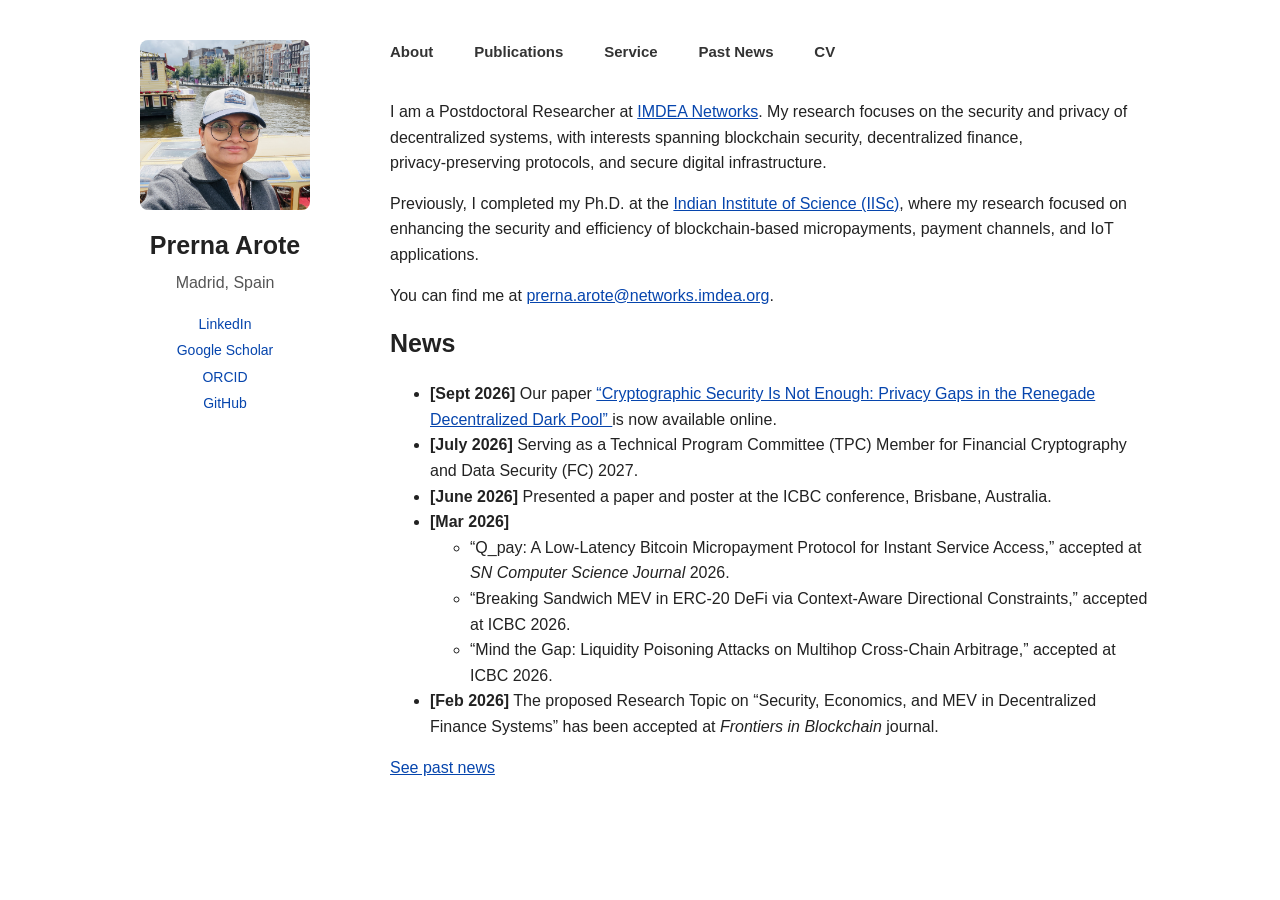
<file: index.html>
<!DOCTYPE html>
<html lang="en">
<head>
    <meta charset="UTF-8">
    <meta name="viewport" content="width=device-width, initial-scale=1.0">
    <title>Prerna Arote</title>
    <link rel="stylesheet" href="style.css">
</head>

<body>

<div class="page-wrapper">

    <aside class="left-column">
         <img src="../prerna.jpg" alt="Prerna Arote" class="profile-photo">

        <h1>Prerna Arote</h1>

        <p class="location">
            Madrid, Spain
        </p>

        <p class="links">
            <a href="https://www.linkedin.com/in/prerna-arote-4a2ab542/"
               target="_blank"
               rel="noopener">
                LinkedIn
            </a>
            <br>

            <a href="https://scholar.google.com/citations?user=kMdCBBwAAAAJ&hl=en"
               target="_blank"
               rel="noopener">
                Google Scholar
            </a>
            <br>

            <a href="https://orcid.org/0000-0002-0391-5893"
               target="_blank"
               rel="noopener">
                ORCID
            </a>
            <br>

            <a href="https://github.com/prernaarote"
               target="_blank"
               rel="noopener">
                GitHub
            </a>
        </p>
    </aside>

    <!-- Right column: nav + about + news + publications + CV -->
    <main class="right-column">

      <nav>
    <a href="/"><strong>About</strong></a>
    &nbsp;&nbsp;&nbsp;
    <a href="/publications/"><strong>Publications</strong></a>
    &nbsp;&nbsp;&nbsp;
    <a href="/service/"><strong>Service</strong></a>
    &nbsp;&nbsp;&nbsp;
    <a href="/news-archive/"><strong>Past News</strong></a>
    &nbsp;&nbsp;&nbsp;
    <a href="/files/CV_prerna_Arote.pdf"><strong>CV</strong></a>
</nav>
        <p>
            I am a Postdoctoral Researcher at
            <a href="https://networks.imdea.org/">IMDEA Networks</a>.
            My research focuses on the security and privacy of decentralized systems, with interests
            spanning blockchain security, decentralized finance, privacy‑preserving protocols,
            and secure digital infrastructure.
        </p>

        <p>
            Previously, I completed my Ph.D. at the
            <a href="https://iisc.ac.in/">Indian Institute of Science (IISc)</a>,
            where my research focused on enhancing the security and efficiency of
            blockchain‑based micropayments, payment channels, and IoT applications.
        </p>

        <p>
            You can find me at
            <a href="mailto:prerna.arote@networks.imdea.org">prerna.arote@networks.imdea.org</a>.
        </p>

        <h2>News</h2>

<ul>
   <li><strong>[Sept 2026]</strong>
    Our paper
    <a href="https://arxiv.org/pdf/2609.27100" target="_blank" rel="noopener">
        “Cryptographic Security Is Not Enough: Privacy Gaps in the Renegade Decentralized Dark Pool”
    </a>
    is now available online.
</li>
  <li>
    <strong>[July 2026]</strong>
    Serving as a Technical Program Committee (TPC) Member for
    Financial Cryptography and Data Security (FC) 2027.
  </li>
  <li>
    <strong>[June 2026]</strong>
    Presented a paper and poster at the ICBC conference, Brisbane, Australia.
  </li>
  <li>
    <strong>[Mar 2026]</strong>
    <ul>
      <li>
        “Q_pay: A Low‑Latency Bitcoin Micropayment Protocol for Instant Service Access,”
        accepted at <em>SN Computer Science Journal</em> 2026.
      </li>
      <li>
        “Breaking Sandwich MEV in ERC‑20 DeFi via Context‑Aware Directional Constraints,”
        accepted at ICBC 2026.
      </li>
      <li>
        “Mind the Gap: Liquidity Poisoning Attacks on Multihop Cross‑Chain Arbitrage,”
        accepted at ICBC 2026.
      </li>
    </ul>
  </li>
  <li>
    <strong>[Feb 2026]</strong>
    The proposed Research Topic on
    “Security, Economics, and MEV in Decentralized Finance Systems”
    has been accepted at <em>Frontiers in Blockchain</em> journal.
  </li>
  
</ul>

<p>
  <a href="/news-archive/">See past news</a>
</p>

    </main>

</div>

</body>
</html>
</file>
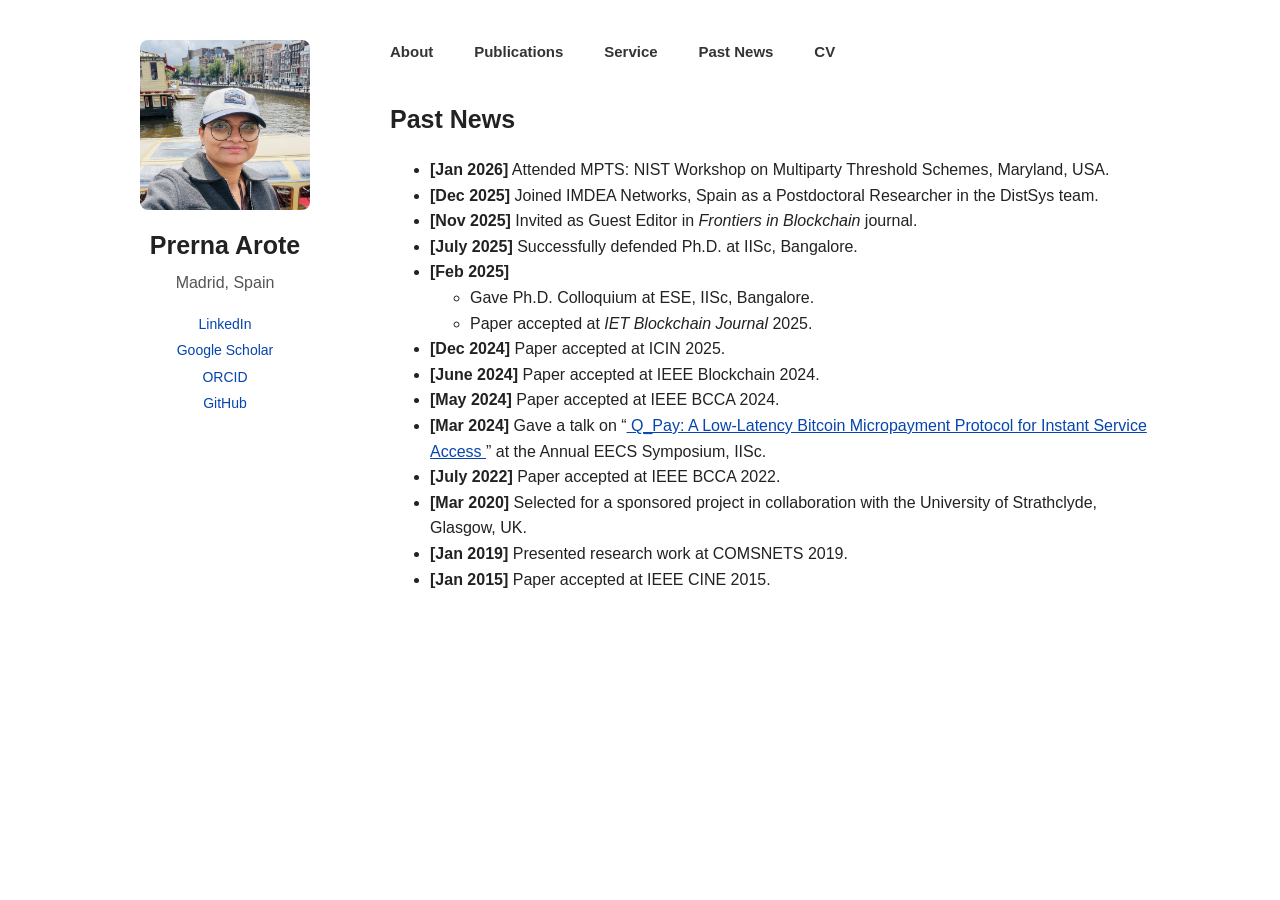
<file: news-archive/index.html>
<!DOCTYPE html>
<html lang="en">
<head>
    <meta charset="UTF-8">
    <meta name="viewport" content="width=device-width, initial-scale=1.0">
    <title>Past News – Prerna Arote</title>
    <link rel="stylesheet" href="../style.css">
</head>

<body>

<div class="page-wrapper">

    <aside class="left-column">
         <img src="../prerna.jpg" alt="Prerna Arote" class="profile-photo">

        <h1>Prerna Arote</h1>

        <p class="location">
            Madrid, Spain
        </p>

        <p class="links">
            <a href="https://www.linkedin.com/in/prerna-arote-4a2ab542/"
               target="_blank"
               rel="noopener">
                LinkedIn
            </a>
            <br>

            <a href="https://scholar.google.com/citations?user=kMdCBBwAAAAJ&hl=en"
               target="_blank"
               rel="noopener">
                Google Scholar
            </a>
            <br>

            <a href="https://orcid.org/0000-0002-0391-5893"
               target="_blank"
               rel="noopener">
                ORCID
            </a>
            <br>

            <a href="https://github.com/prernaarote"
               target="_blank"
               rel="noopener">
                GitHub
            </a>
        </p>
    </aside>

    <main class="right-column">

        <nav>
            <a href="../"><strong>About</strong></a>
               &nbsp;&nbsp;&nbsp;
            <a href="../publications/"><strong>Publications</strong></a>
               &nbsp;&nbsp;&nbsp;
            <a href="../service/"><strong>Service </strong></a>
               &nbsp;&nbsp;&nbsp;
            <a href="../news-archive/"><strong>Past News </strong></a>
               &nbsp;&nbsp;&nbsp;
            <a href="../files/CV_prerna_Arote.pdf"><strong>CV</strong></a>
        </nav>

        <h2>Past News</h2>

        <ul>
            <li>
    <strong>[Jan 2026]</strong>
    Attended MPTS: NIST Workshop on Multiparty Threshold Schemes, Maryland, USA.
  </li>
          <li>
            <strong>[Dec 2025]</strong>
            Joined IMDEA Networks, Spain as a Postdoctoral Researcher in the DistSys team.
          </li>
          <li>
            <strong>[Nov 2025]</strong>
            Invited as Guest Editor in <em>Frontiers in Blockchain</em> journal.
          </li>
          <li>
            <strong>[July 2025]</strong>
            Successfully defended Ph.D. at IISc, Bangalore.
          </li>
          <li>
            <strong>[Feb 2025]</strong>
            <ul>
              <li>Gave Ph.D. Colloquium at ESE, IISc, Bangalore.</li>
              <li>Paper accepted at <em>IET Blockchain Journal</em> 2025.</li>
            </ul>
          </li>
          <li>
            <strong>[Dec 2024]</strong>
            Paper accepted at ICIN 2025.
          </li>
          <li>
            <strong>[June 2024]</strong>
            Paper accepted at IEEE Blockchain 2024.
          </li>
          <li>
            <strong>[May 2024]</strong>
            Paper accepted at IEEE BCCA 2024.
          </li>
          <li>
            <strong>[Mar 2024]</strong>
            Gave a talk on
            “<a href='https://scholar.google.com/citations?view_op=view_citation&hl=en&user=kMdCBBwAAAAJ&sortby=pubdate&citation_for_view=kMdCBBwAAAAJ:ufrVoPGSRksC'>
              Q_Pay: A Low‑Latency Bitcoin Micropayment Protocol for Instant Service Access
            </a>”
            at the Annual EECS Symposium, IISc.
          </li>
          <li>
            <strong>[July 2022]</strong>
            Paper accepted at IEEE BCCA 2022.
          </li>
          <li>
            <strong>[Mar 2020]</strong>
            Selected for a sponsored project in collaboration with the University of Strathclyde, Glasgow, UK.
          </li>
          <li>
            <strong>[Jan 2019]</strong>
            Presented research work at COMSNETS 2019.
          </li>
          <li>
            <strong>[Jan 2015]</strong>
            Paper accepted at IEEE CINE 2015.
          </li>
        </ul>

    </main>

</div>

</body>
</html>
</file>
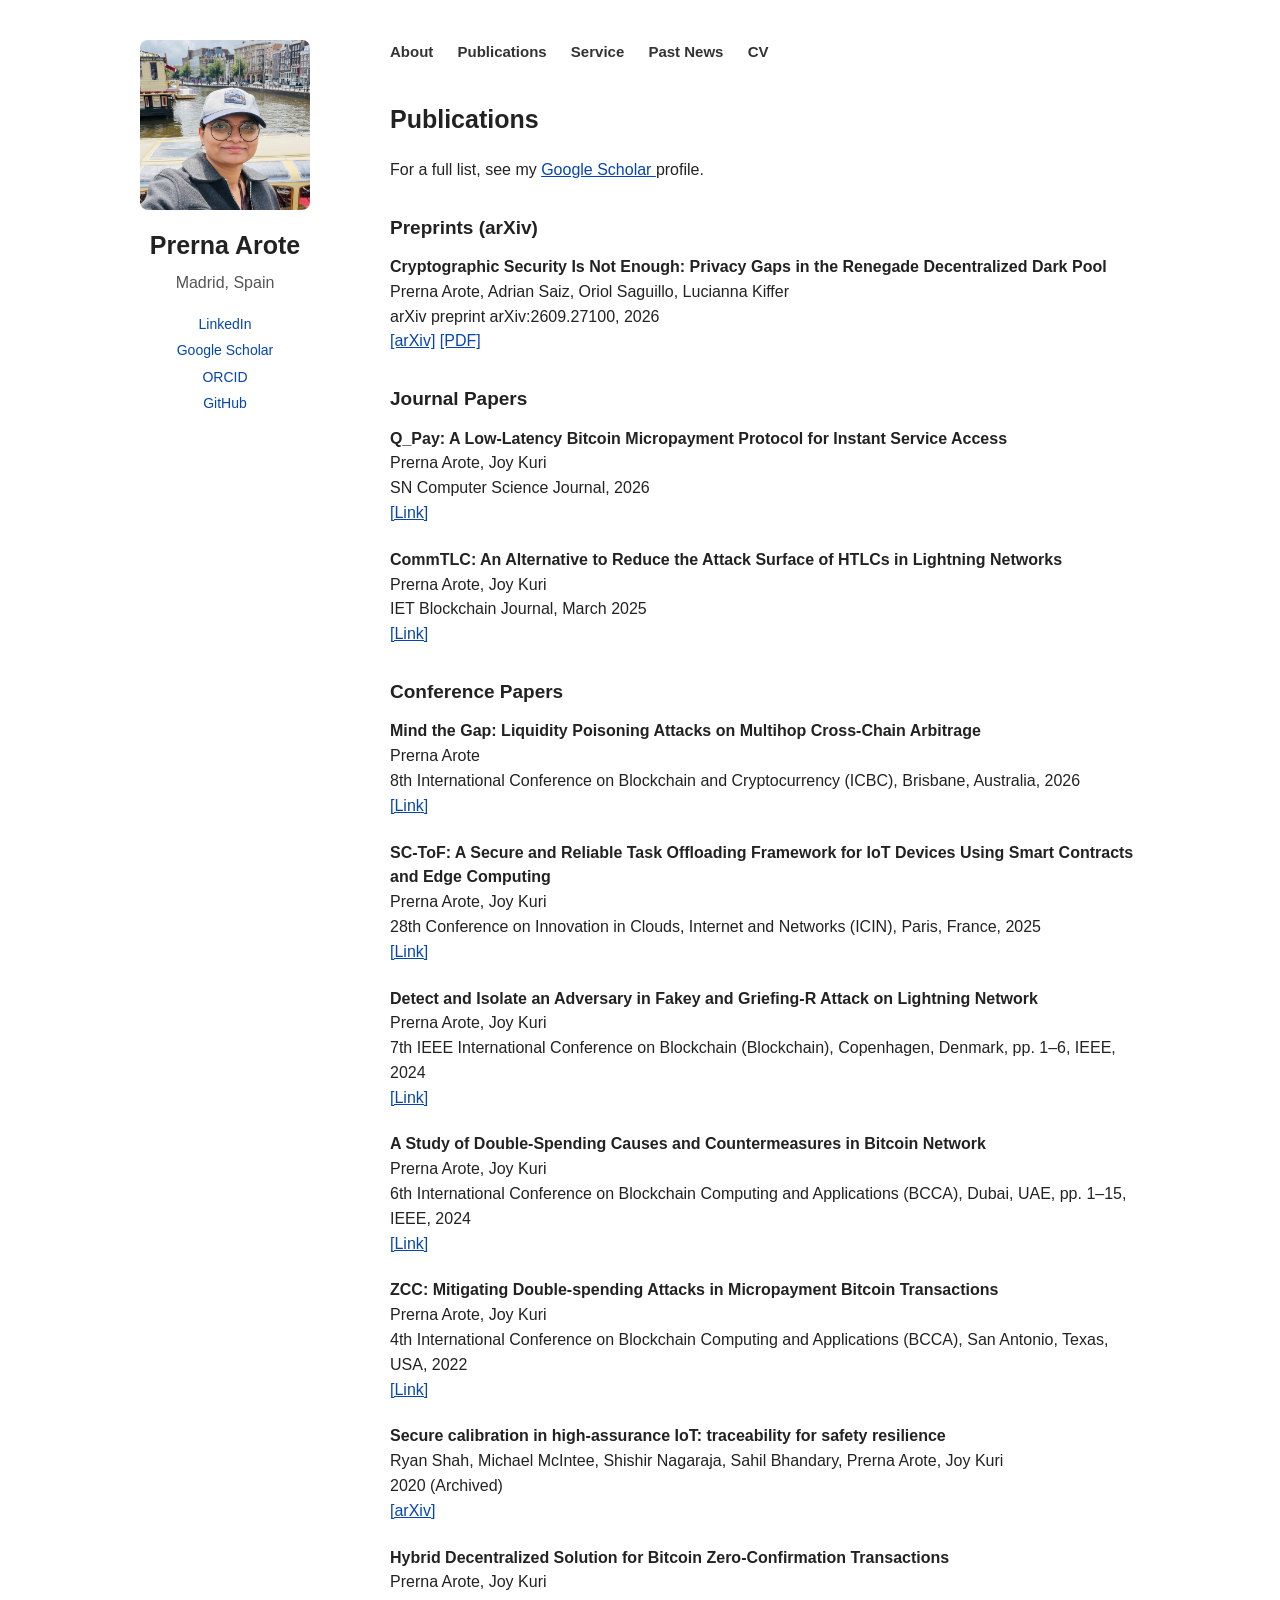
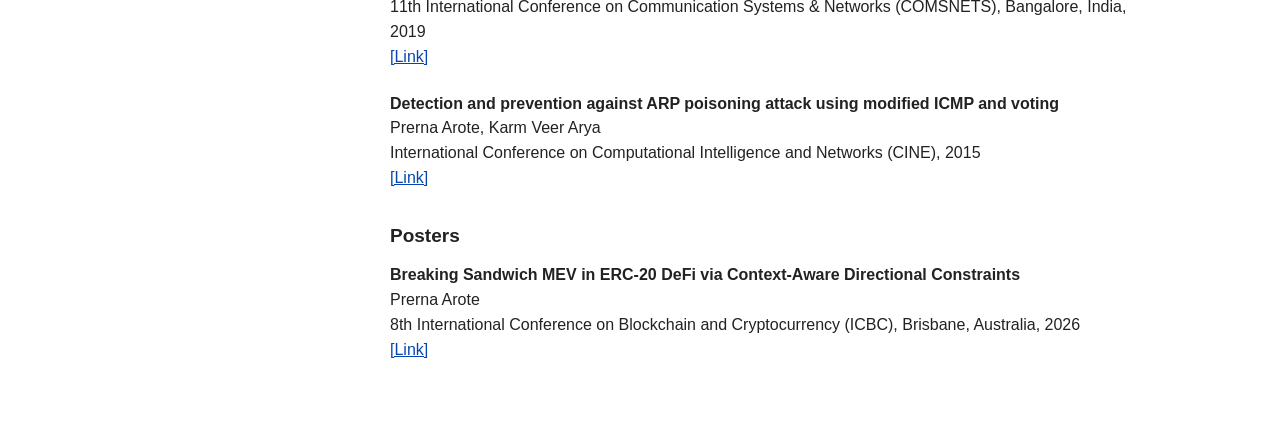
<file: publications/index.html>
<!DOCTYPE html>
<html lang="en">
<head>
    <meta charset="UTF-8">
    <meta name="viewport" content="width=device-width, initial-scale=1.0">
    <title>Publications – Prerna Arote</title>
    <link rel="stylesheet" href="../style.css">
</head>

<body>

<div class="page-wrapper">

    <aside class="left-column">
         <img src="../prerna.jpg" alt="Prerna Arote" class="profile-photo">

        <h1>Prerna Arote</h1>

        <p class="location">
            Madrid, Spain
        </p>

        <p class="links">
            <a href="https://www.linkedin.com/in/prerna-arote-4a2ab542/"
               target="_blank"
               rel="noopener">
                LinkedIn
            </a>
            <br>

            <a href="https://scholar.google.com/citations?user=kMdCBBwAAAAJ&hl=en"
               target="_blank"
               rel="noopener">
                Google Scholar
            </a>
            <br>

            <a href="https://orcid.org/0000-0002-0391-5893"
               target="_blank"
               rel="noopener">
                ORCID
            </a>
            <br>

            <a href="https://github.com/prernaarote"
               target="_blank"
               rel="noopener">
                GitHub
            </a>
        </p>
    </aside>

    <main class="right-column">

        <nav>
            <a href="../"><strong>About</strong></a>
            <a href="../publications/"><strong>Publications</strong></a>
            <a href="../service/"><strong>Service </strong></a>
            <a href="../news-archive/"><strong>Past News </strong></a>
            <a href="../files/CV_prerna_Arote.pdf"><strong>CV</strong></a>
        </nav>

        <h2>Publications</h2>

        <p>
            For a full list, see my
            <a href="https://scholar.google.com/citations?user=kMdCBBwAAAAJ&hl=en"
               target="_blank"
               rel="noopener">
                Google Scholar
            </a>
            profile.
        </p>

        <h3>Preprints (arXiv)</h3>

        <ul class="pub-list">
          <li>
            <strong>Cryptographic Security Is Not Enough: Privacy Gaps in the Renegade Decentralized Dark Pool</strong><br>
            Prerna Arote, Adrian Saiz, Oriol Saguillo, Lucianna Kiffer<br>
            arXiv preprint arXiv:2609.27100, 2026<br>
            <a href="https://arxiv.org/abs/2609.27100" target="_blank" rel="noopener">[arXiv]</a>
            <a href="https://arxiv.org/pdf/2609.27100" target="_blank" rel="noopener">[PDF]</a>
          </li>
        </ul>

        <h3>Journal Papers</h3>

        <ul class="pub-list">
          <li>
            <strong>Q_Pay: A Low-Latency Bitcoin Micropayment Protocol for Instant Service Access</strong><br>
            Prerna Arote, Joy Kuri<br>
            SN Computer Science Journal, 2026<br>
            <a href="https://dl.acm.org/doi/10.1007/s42979-026-04936-3" target="_blank" rel="noopener">[Link]</a>
          </li>
          <li>
            <strong>CommTLC: An Alternative to Reduce the Attack Surface of HTLCs in Lightning Networks</strong><br>
            Prerna Arote, Joy Kuri<br>
            IET Blockchain Journal, March 2025<br>
            <a href="https://dl.acm.org/doi/10.1049/blc2.70005" target="_blank" rel="noopener">[Link]</a>
          </li>
        </ul>

        <h3>Conference Papers</h3>

        <ul class="pub-list">
          <li>
            <strong>Mind the Gap: Liquidity Poisoning Attacks on Multihop Cross-Chain Arbitrage</strong><br>
            Prerna Arote<br>
            8th International Conference on Blockchain and Cryptocurrency (ICBC), Brisbane, Australia, 2026<br>
            <a href="https://ieeexplore.ieee.org/document/11575511" target="_blank" rel="noopener">[Link]</a>
          </li>
          <li>
            <strong>SC-ToF: A Secure and Reliable Task Offloading Framework for IoT Devices Using Smart Contracts and Edge Computing</strong><br>
            Prerna Arote, Joy Kuri<br>
            28th Conference on Innovation in Clouds, Internet and Networks (ICIN), Paris, France, 2025<br>
            <a href="https://ieeexplore.ieee.org/document/10943078" target="_blank" rel="noopener">[Link]</a>
          </li>
          <li>
            <strong>Detect and Isolate an Adversary in Fakey and Griefing-R Attack on Lightning Network</strong><br>
            Prerna Arote, Joy Kuri<br>
            7th IEEE International Conference on Blockchain (Blockchain), Copenhagen, Denmark, pp. 1–6, IEEE, 2024<br>
            <a href="https://ieeexplore.ieee.org/document/10664219" target="_blank" rel="noopener">[Link]</a>
          </li>
          <li>
            <strong>A Study of Double-Spending Causes and Countermeasures in Bitcoin Network</strong><br>
            Prerna Arote, Joy Kuri<br>
            6th International Conference on Blockchain Computing and Applications (BCCA), Dubai, UAE, pp. 1–15, IEEE, 2024<br>
            <a href="https://ieeexplore.ieee.org/document/10844413" target="_blank" rel="noopener">[Link]</a>
          </li>
          <li>
            <strong>ZCC: Mitigating Double-spending Attacks in Micropayment Bitcoin Transactions</strong><br>
            Prerna Arote, Joy Kuri<br>
            4th International Conference on Blockchain Computing and Applications (BCCA), San Antonio, Texas, USA, 2022<br>
            <a href="https://ieeexplore.ieee.org/document/9921877" target="_blank" rel="noopener">[Link]</a>
          </li>
          <li>
            <strong>Secure calibration in high-assurance IoT: traceability for safety resilience</strong><br>
            Ryan Shah, Michael McIntee, Shishir Nagaraja, Sahil Bhandary, Prerna Arote, Joy Kuri<br>
            2020 (Archived)<br>
            <a href="https://arxiv.org/abs/1908.00740" target="_blank" rel="noopener">[arXiv]</a>
          </li>
          <li>
            <strong>Hybrid Decentralized Solution for Bitcoin Zero-Confirmation Transactions</strong><br>
            Prerna Arote, Joy Kuri<br>
            11th International Conference on Communication Systems & Networks (COMSNETS), Bangalore, India, 2019<br>
            <a href="https://ieeexplore.ieee.org/document/8711462" target="_blank" rel="noopener">[Link]</a>
          </li>
          <li>
            <strong>Detection and prevention against ARP poisoning attack using modified ICMP and voting</strong><br>
            Prerna Arote, Karm Veer Arya<br>
            International Conference on Computational Intelligence and Networks (CINE), 2015<br>
            <a href="https://ieeexplore.ieee.org/document/7053817" target="_blank" rel="noopener">[Link]</a>
          </li>
        </ul>

        <h3>Posters</h3>

        <ul class="pub-list">
          <li>
            <strong>Breaking Sandwich MEV in ERC-20 DeFi via Context-Aware Directional Constraints</strong><br>
            Prerna Arote<br>
            8th International Conference on Blockchain and Cryptocurrency (ICBC), Brisbane, Australia, 2026<br>
            <a href="https://ieeexplore.ieee.org/document/11575509" target="_blank" rel="noopener">[Link]</a>
          </li>
        </ul>

    </main>

</div>

</body>
</html>
</file>
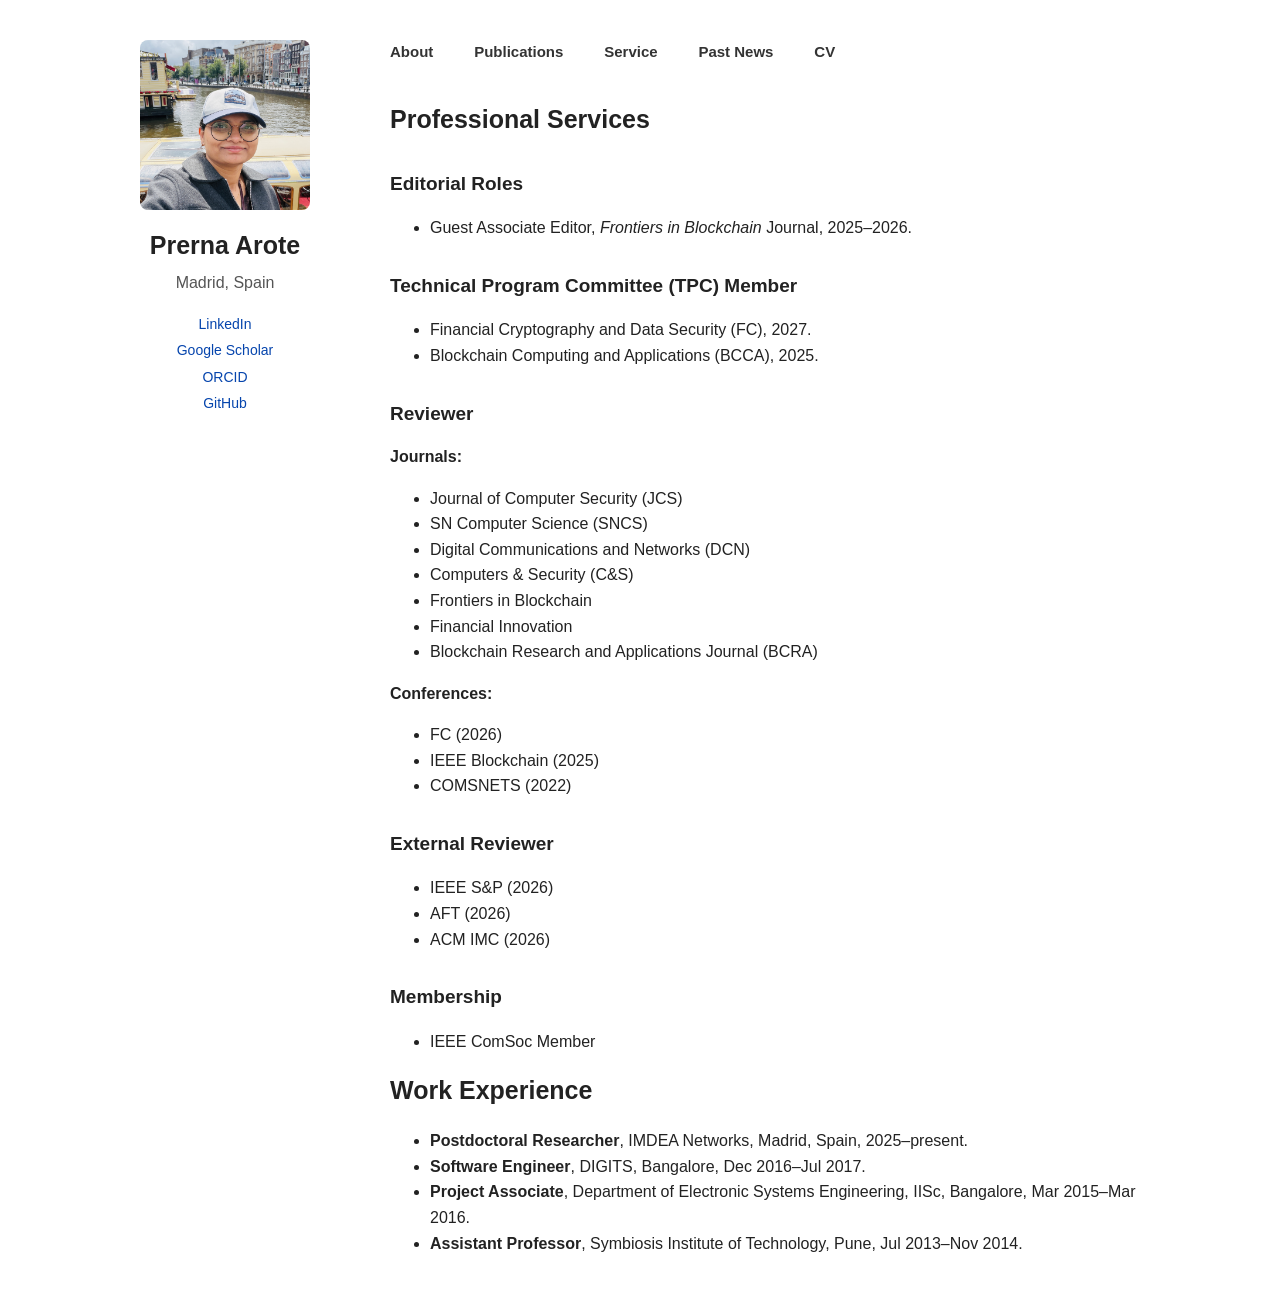
<file: service/index.html>
<!DOCTYPE html>
<html lang="en">
<head>
    <meta charset="UTF-8">
    <meta name="viewport" content="width=device-width, initial-scale=1.0">
    <title>Publications – Prerna Arote</title>
    <link rel="stylesheet" href="../style.css">
</head>

<body>

<div class="page-wrapper">

    <aside class="left-column">
       <img src="../prerna.jpg" alt="Prerna Arote" class="profile-photo">

        <h1>Prerna Arote</h1>

        <p class="location">
            Madrid, Spain
        </p>

        <p class="links">
            <a href="https://www.linkedin.com/in/prerna-arote-4a2ab542/"
               target="_blank"
               rel="noopener">
                LinkedIn
            </a>
            <br>

            <a href="https://scholar.google.com/citations?user=kMdCBBwAAAAJ&hl=en"
               target="_blank"
               rel="noopener">
                Google Scholar
            </a>
            <br>

            <a href="https://orcid.org/0000-0002-0391-5893"
               target="_blank"
               rel="noopener">
                ORCID
            </a>
            <br>

            <a href="https://github.com/prernaarote"
               target="_blank"
               rel="noopener">
                GitHub
            </a>
        </p>
    </aside>

    <main class="right-column">

        <nav>
            <a href="../"><strong>About</strong></a>
               &nbsp;&nbsp;&nbsp;
            <a href="../publications/"><strong>Publications</strong></a>
               &nbsp;&nbsp;&nbsp;
            <a href="../service/"><strong>Service </strong></a>
               &nbsp;&nbsp;&nbsp;
            <a href="../news-archive/"><strong>Past News </strong></a>
               &nbsp;&nbsp;&nbsp;
            <a href="../files/CV_prerna_Arote.pdf"><strong>CV</strong></a>
        </nav>
        <h2>Professional Services</h2>

        <h3>Editorial Roles</h3>
        <ul>
          <li>
            Guest Associate Editor, <em>Frontiers in Blockchain</em> Journal, 2025–2026.
          </li>
        </ul>

        <h3>Technical Program Committee (TPC) Member</h3>
        <ul>
          <li>Financial Cryptography and Data Security (FC), 2027.</li>
          <li>Blockchain Computing and Applications (BCCA), 2025.</li>
        </ul>

        <h3>Reviewer</h3>
        <p><strong>Journals:</strong></p>
        <ul>
          <li>Journal of Computer Security (JCS)</li>
          <li>SN Computer Science (SNCS)</li>
          <li>Digital Communications and Networks (DCN)</li>
          <li>Computers & Security (C&S)</li>
          <li>Frontiers in Blockchain</li>
          <li>Financial Innovation</li>
          <li>Blockchain Research and Applications Journal (BCRA)</li>
        </ul>

        <p><strong>Conferences:</strong></p>
        <ul>
          <li>FC (2026)</li>
          <li>IEEE Blockchain (2025)</li>
          <li>COMSNETS (2022)</li>
        </ul>

        <h3>External Reviewer</h3>
        <ul>
          <li>IEEE S&P (2026)</li>
          <li>AFT (2026)</li>
          <li>ACM IMC (2026)</li>
        </ul>

        <h3>Membership</h3>
        <ul>
          <li>IEEE ComSoc Member</li>
        </ul>

        <h2>Work Experience</h2>

        <ul>
          <li>
            <strong>Postdoctoral Researcher</strong>, IMDEA Networks, Madrid, Spain, 2025–present.
          </li>
          <li>
            <strong>Software Engineer</strong>, DIGITS, Bangalore, Dec 2016–Jul 2017.
          </li>
          <li>
            <strong>Project Associate</strong>, Department of Electronic Systems Engineering, IISc, Bangalore, Mar 2015–Mar 2016.
          </li>
          <li>
            <strong>Assistant Professor</strong>, Symbiosis Institute of Technology, Pune, Jul 2013–Nov 2014.
          </li>
        </ul>

    </main>

</div>

</body>
</html>
</file>
<file: style.css>
* {
    box-sizing: border-box;
}

body {
    margin: 0;
    padding: 40px 20px;
    font-family: Arial, Helvetica, sans-serif;
    font-size: 16px;
    line-height: 1.6;
    color: #222;
    background: #fff;
}

.page-wrapper {
    width: 100%;
    max-width: 1050px;
    margin: 0 auto;
    display: grid;
    grid-template-columns: 220px minmax(0, 760px);
    gap: 55px;
    align-items: start;
}

.left-column {
    text-align: center;
}

.profile-photo {
    display: block;
    width: 170px;
    height: 170px;
    object-fit: cover;
    border-radius: 8px;
    margin: 0 auto 15px auto;
}

.left-column h1 {
    margin: 10px 0 5px 0;
    font-size: 25px;
    font-weight: 600;
    white-space: nowrap;
}

.location {
    margin: 0 0 15px 0;
    color: #555;
}

.links {
    margin: 0;
    font-size: 14px;
    line-height: 1.9;
}

.links a {
    color: #0645ad;
    text-decoration: none;
}

.links a:hover {
    text-decoration: underline;
}

.right-column {
    min-width: 0;
    text-align: left;
}

nav {
    margin: 0 0 35px 0;
    font-size: 15px;
}

nav a {
    margin-right: 20px;
    color: #333;
    text-decoration: none;
}

nav a:hover {
    text-decoration: underline;
}

h2 {
    margin: 0 0 18px 0;
    font-size: 25px;
    font-weight: 600;
}

h3 {
    margin: 30px 0 12px 0;
    font-size: 19px;
    font-weight: 600;
}

p {
    margin: 15px 0;
}

a {
    color: #0645ad;
}

.pub-list {
    margin: 0;
    padding: 0;
    list-style: none;
}

.pub-list li {
    margin: 0 0 22px 0;
    line-height: 1.55;
}

.pub-list strong {
    font-weight: 600;
}

@media (max-width: 750px) {
    body {
        padding: 25px 18px;
    }

    .page-wrapper {
        display: block;
        max-width: 650px;
    }

    .left-column {
        margin-bottom: 35px;
    }

    .left-column h1 {
        white-space: normal;
    }

    .right-column {
        text-align: left;
    }

    nav {
        line-height: 2;
    }

    nav a {
        display: inline-block;
        margin-right: 14px;
    }
}
</file>
